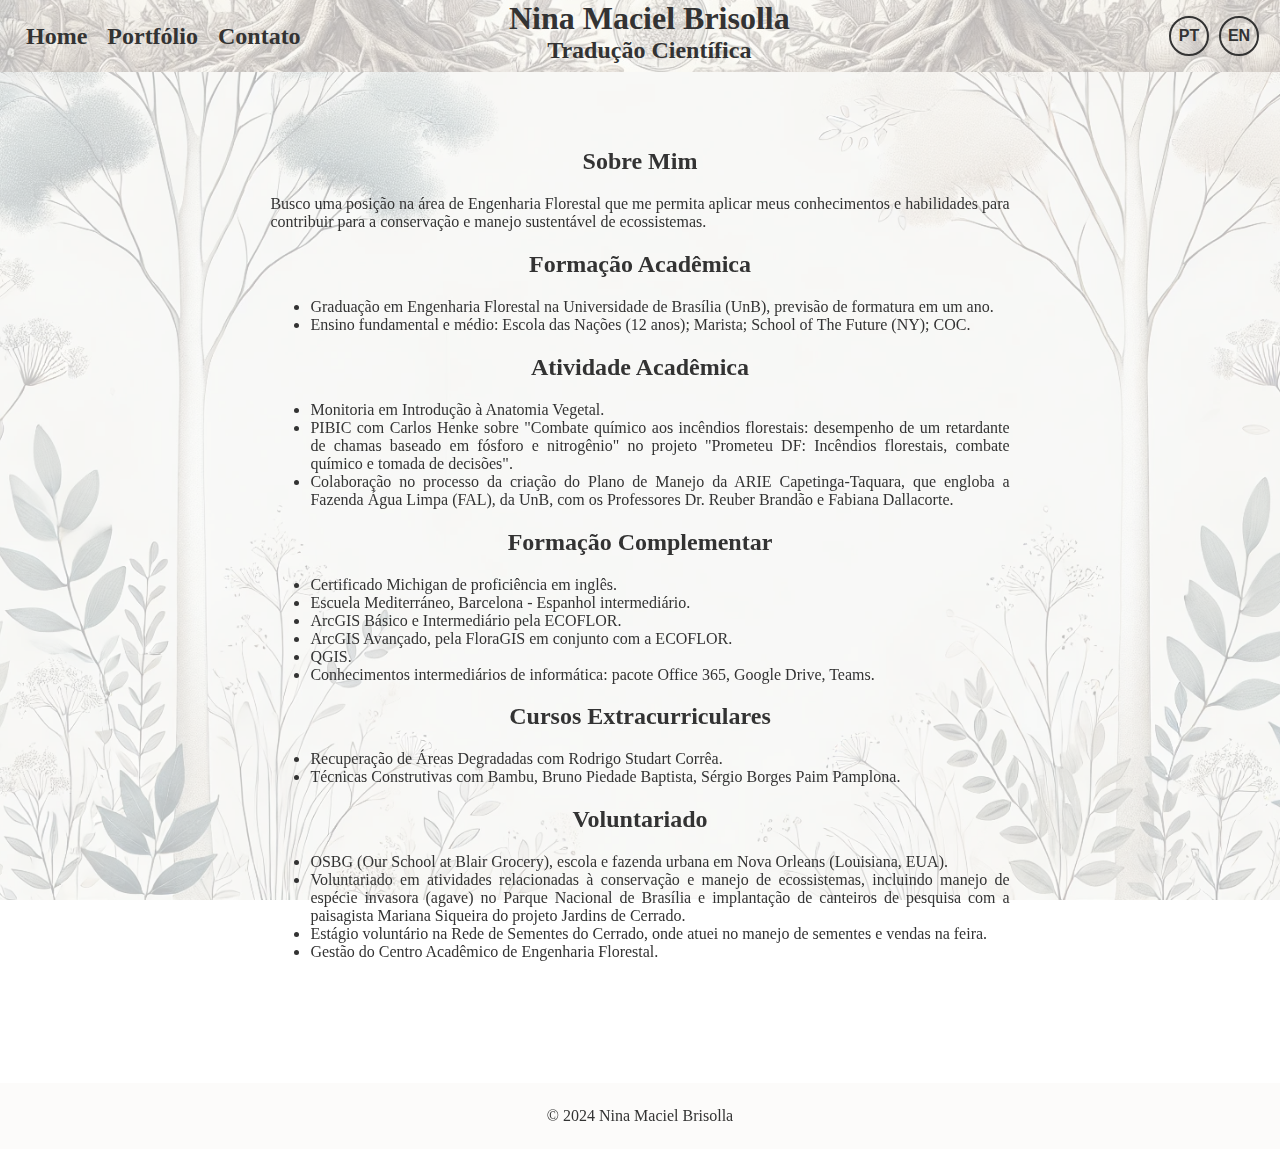
<file: about.html>
<!DOCTYPE html>
<html lang="pt-BR">
<head>
    <meta charset="UTF-8">
    <meta name="viewport" content="width=device-width, initial-scale=1.0">
    <title>Portfólio - Nina Maciel Brisolla</title>
    <link rel="stylesheet" href="styles.css">
    <script>
        function switchLanguage(language) {
            // Troca o conteúdo da página
            document.querySelectorAll('.content').forEach(element => {
                element.classList.add('hidden');
                element.classList.remove('active');
            });
            document.getElementById(language).classList.add('active');
            document.getElementById(language).classList.remove('hidden');

            // Troca os itens do menu
            document.querySelectorAll('.nav-item').forEach(element => {
                element.style.display = 'none';
            });
            document.querySelectorAll('.nav-item-' + language).forEach(element => {
                element.style.display = 'inline';
            });

            // Troca o subtítulo
            if (language === 'pt') {
                document.querySelector('.subtitle').textContent = 'Tradução Científica';
            } else if (language === 'en') {
                document.querySelector('.subtitle').textContent = 'Scientific Translation';
            }
        }

        window.onload = function() {
            switchLanguage('pt');
        }
    </script>
</head>
<body>
    <header>
        <nav>
            <ul>
                <li class="nav-item nav-item-pt"><a href="index.html">Home</a></li>
                <li class="nav-item nav-item-pt"><a href="portfolio.html">Portfólio</a></li>
                <li class="nav-item nav-item-pt"><a href="contacts.html">Contato</a></li>
        
                <li class="nav-item nav-item-en" style="display: none;"><a href="index.html">Home</a></li>
                <li class="nav-item nav-item-en" style="display: none;"><a href="portfolio.html">Portfolio</a></li>
                <li class="nav-item nav-item-en" style="display: none;"><a href="contacts.html">Contact</a></li>
            </ul>
        </nav>                
        <div class="title">
            <h1>Nina Maciel Brisolla</h1>
            <h2 class="subtitle">Tradução Científica</h2>
        </div>
        <div class="language-switch">
            <button onclick="switchLanguage('pt')">PT</button>
            <button onclick="switchLanguage('en')">EN</button>
        </div>
    </header>
    <main class="portfolio">
        <section id="pt" class="content active">
            <div class="text-container">
                <h2>Sobre Mim</h2>
                <p>Busco uma posição na área de Engenharia Florestal que me permita aplicar meus conhecimentos e habilidades para contribuir para a conservação e manejo sustentável de ecossistemas.</p>

                <h2>Formação Acadêmica</h2>
                <ul>
                    <li>Graduação em Engenharia Florestal na Universidade de Brasília (UnB), previsão de formatura em um ano.</li>
                    <li>Ensino fundamental e médio: Escola das Nações (12 anos); Marista; School of The Future (NY); COC.</li>
                </ul>

                <h2>Atividade Acadêmica</h2>
                <ul>
                    <li>Monitoria em Introdução à Anatomia Vegetal.</li>
                    <li>PIBIC com Carlos Henke sobre "Combate químico aos incêndios florestais: desempenho de um retardante de chamas baseado em fósforo e nitrogênio" no projeto "Prometeu DF: Incêndios florestais, combate químico e tomada de decisões".</li>
                    <li>Colaboração no processo da criação do Plano de Manejo da ARIE Capetinga-Taquara, que engloba a Fazenda Água Limpa (FAL), da UnB, com os Professores Dr. Reuber Brandão e Fabiana Dallacorte.</li>
                </ul>

                <h2>Formação Complementar</h2>
                <ul>
                    <li>Certificado Michigan de proficiência em inglês.</li>
                    <li>Escuela Mediterráneo, Barcelona - Espanhol intermediário.</li>
                    <li>ArcGIS Básico e Intermediário pela ECOFLOR.</li>
                    <li>ArcGIS Avançado, pela FloraGIS em conjunto com a ECOFLOR.</li>
                    <li>QGIS.</li>
                    <li>Conhecimentos intermediários de informática: pacote Office 365, Google Drive, Teams.</li>
                </ul>

                <h2>Cursos Extracurriculares</h2>
                <ul>
                    <li>Recuperação de Áreas Degradadas com Rodrigo Studart Corrêa.</li>
                    <li>Técnicas Construtivas com Bambu, Bruno Piedade Baptista, Sérgio Borges Paim Pamplona.</li>
                </ul>

                <h2>Voluntariado</h2>
                <ul>
                    <li>OSBG (Our School at Blair Grocery), escola e fazenda urbana em Nova Orleans (Louisiana, EUA).</li>
                    <li>Voluntariado em atividades relacionadas à conservação e manejo de ecossistemas, incluindo manejo de espécie invasora (agave) no Parque Nacional de Brasília e implantação de canteiros de pesquisa com a paisagista Mariana Siqueira do projeto Jardins de Cerrado.</li>
                    <li>Estágio voluntário na Rede de Sementes do Cerrado, onde atuei no manejo de sementes e vendas na feira.</li>
                    <li>Gestão do Centro Acadêmico de Engenharia Florestal.</li>
                </ul>
            </div>
        </section>

        <section id="en" class="content hidden">
            <div class="text-container">
                <h2>About Me</h2>
                <p>I am seeking a position in the field of Forestry Engineering that allows me to apply my knowledge and skills to contribute to the conservation and sustainable management of ecosystems.</p>

                <h2>Academic Background</h2>
                <ul>
                    <li>Degree in Forestry Engineering from the University of Brasília (UnB), expected to graduate in one year.</li>
                    <li>Elementary and high school: School of Nations (12 years); Marista; School of The Future (NY); COC.</li>
                </ul>

                <h2>Academic Activities</h2>
                <ul>
                    <li>Teaching Assistant in Introduction to Plant Anatomy.</li>
                    <li>PIBIC research with Carlos Henke on "Chemical fire fighting: performance of a phosphorus and nitrogen-based flame retardant" in the project "Prometeu DF: Forest fires, chemical fighting and decision making".</li>
                    <li>Collaboration in the creation process of the ARIE Capetinga-Taquara Management Plan, which includes the Água Limpa Farm (FAL), from UnB, with Professors Dr. Reuber Brandão and Fabiana Dallacorte.</li>
                </ul>

                <h2>Additional Training</h2>
                <ul>
                    <li>Michigan Certificate of Proficiency in English.</li>
                    <li>Escuela Mediterráneo, Barcelona - Intermediate Spanish.</li>
                    <li>Basic and Intermediate ArcGIS by ECOFLOR.</li>
                    <li>Advanced ArcGIS by FloraGIS in conjunction with ECOFLOR.</li>
                    <li>QGIS.</li>
                    <li>Intermediate computer skills: Office 365, Google Drive, Teams.</li>
                </ul>

                <h2>Extracurricular Courses</h2>
                <ul>
                    <li>Rehabilitation of Degraded Areas with Rodrigo Studart Corrêa.</li>
                    <li>Constructive Techniques with Bamboo, Bruno Piedade Baptista, Sérgio Borges Paim Pamplona.</li>
                </ul>

                <h2>Volunteering</h2>
                <ul>
                    <li>OSBG (Our School at Blair Grocery), school and urban farm in New Orleans (Louisiana, USA).</li>
                    <li>Volunteering in activities related to ecosystem conservation and management, including management of invasive species (agave) in the Brasília National Park and implementation of research beds with landscape architect Mariana Siqueira from the Cerrado Gardens project.</li>
                    <li>Volunteer internship at the Cerrado Seed Network, where I worked in seed management and sales at the fair.</li>
                    <li>Management of the Forestry Engineering Academic Center.</li>
                </ul>
            </div>
        </section>
    </main>
    <footer>
        <p>&copy; 2024 Nina Maciel Brisolla</p>
    </footer>
</body>
</html>
</file>
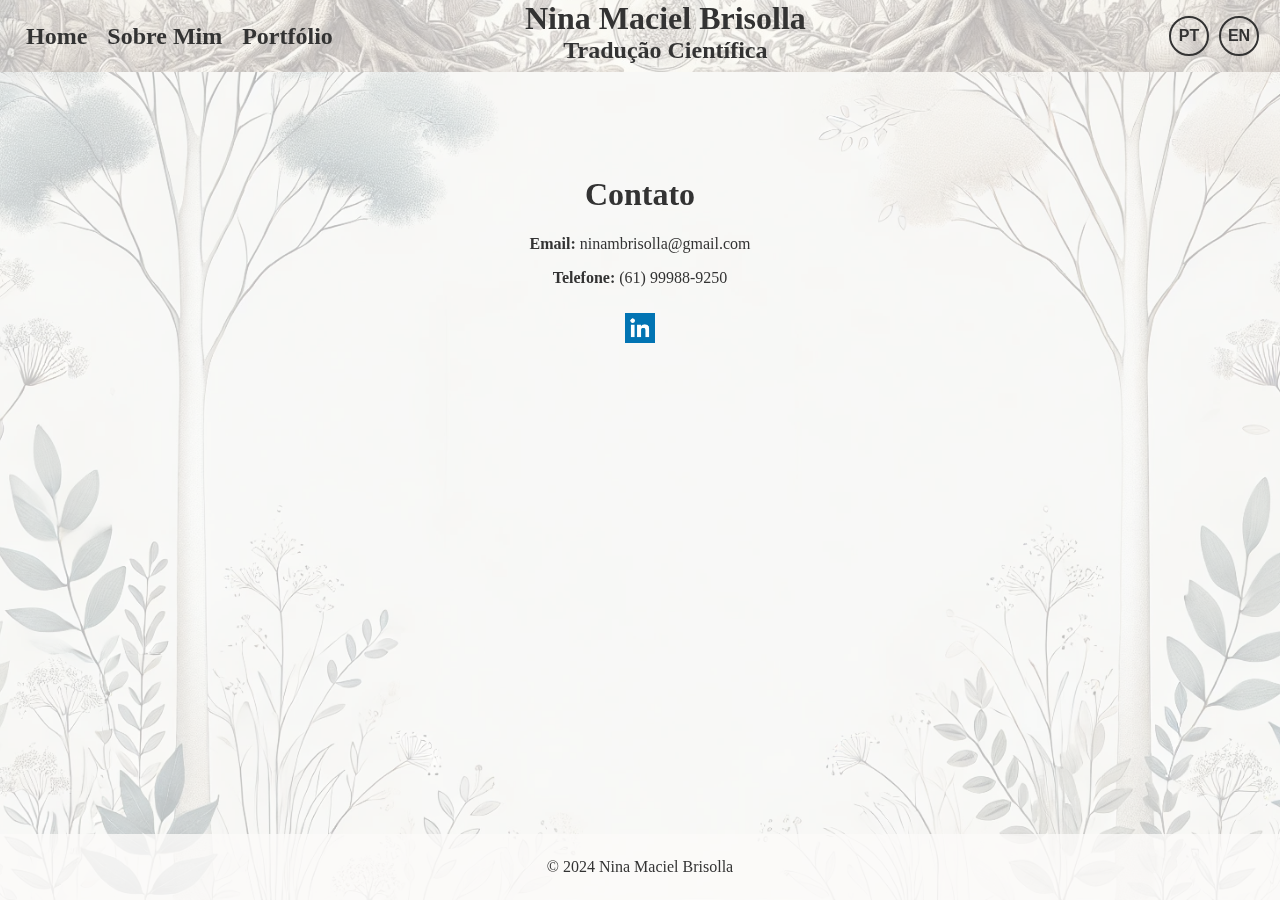
<file: contacts.html>
<!DOCTYPE html>
<html lang="pt-BR">
<head>
    <meta charset="UTF-8">
    <meta name="viewport" content="width=device-width, initial-scale=1.0">
    <title>Contato - Tradução Científica</title>
    <link rel="stylesheet" href="styles.css">
    <style>
        body {
            display: flex;
            flex-direction: column;
            min-height: 100vh;
        }
        .hidden { display: none; }
        .active { display: block; }
        .language-switcher {
            text-align: center;
            margin-top: 10px;
        }
        .language-switcher button {
            margin: 5px;
        }
        .content h1 {
            text-align: center; /* Centraliza o título "Contato" */
            margin-top: 20px;
            color: #333;
            margin-top: 80px; /* Ajuste de distância do header */
        }
        .contact-info {
            text-align: center;
            color: #333;
        }
        .linkedin-button {
            display: inline-block;
            margin-top: 10px;
        }
        .linkedin-button img {
            width: 30px;
            height: 30px;
            vertical-align: middle; /* Alinha verticalmente o ícone */
        }
        footer {
            margin-top: auto; /* Garante que o footer fique no final da página */
        }
    </style>
    <script>
        function switchLanguage(language) {
            document.querySelectorAll('.content').forEach(element => {
                element.classList.add('hidden');
                element.classList.remove('active');
            });
            document.querySelectorAll('.nav-item').forEach(element => {
                element.style.display = 'none';
            });
            document.querySelectorAll('.nav-item-' + language).forEach(element => {
                element.style.display = 'inline';
            });
            document.getElementById(language).classList.add('active');
            document.getElementById(language).classList.remove('hidden');

            if (language === 'pt') {
                document.querySelector('.subtitle').textContent = 'Tradução Científica';
            } else if (language === 'en') {
                document.querySelector('.subtitle').textContent = 'Scientific Translation';
            }
        }

        window.onload = function() {
            switchLanguage('pt');
        }
    </script>
</head>
<body>
    <header>
        <div class="title">
            <h1>Nina Maciel Brisolla</h1>
            <h2 class="subtitle">Tradução Científica</h2>
        </div>
        <nav>
            <ul>
                <li class="nav-item nav-item-pt"><a href="index.html">Home</a></li>
                <li class="nav-item nav-item-pt"><a href="about.html">Sobre Mim</a></li>
                <li class="nav-item nav-item-pt"><a href="portfolio.html">Portfólio</a></li>

                <li class="nav-item nav-item-en" style="display: none;"><a href="index.html">Home</a></li>
                <li class="nav-item nav-item-en" style="display: none;"><a href="about.html">About Me</a></li>
                <li class="nav-item nav-item-en" style="display: none;"><a href="portfolio.html">Portfolio</a></li>
            </ul>
        </nav>        
        <div class="language-switch">
            <button onclick="switchLanguage('pt')">PT</button>
            <button onclick="switchLanguage('en')">EN</button>
        </div>
    </header>
    <main class="contacts">
        <div class="container">
            <section id="pt" class="content active">
                <div class="contact-container">
                    <h1>Contato</h1>
                    <div class="contact-info">
                        <p><strong>Email:</strong> ninambrisolla@gmail.com</p>
                        <p><strong>Telefone:</strong> (61) 99988-9250</p>
                        <a href="https://www.linkedin.com/in/nina-maciel-brisolla-2158a412b" class="linkedin-button" target="_blank">
                            <img src="images/linkedin.png" alt="LinkedIn">
                        </a>
                    </div>
                </div>
            </section>
            <section id="en" class="content hidden">
                <div class="contact-container">
                    <h1>Contact</h1>
                    <div class="contact-info">
                        <p><strong>Email:</strong> ninambrisolla@gmail.com</p>
                        <p><strong>Phone:</strong> +55 61 99988-9250</p>
                        <a href="https://www.linkedin.com/in/nina-maciel-brisolla-2158a412b" class="linkedin-button" target="_blank">
                            <img src="images/linkedin.png" alt="LinkedIn">
                        </a>
                    </div>
                </div>
            </section>
        </div>
    </main>
    <footer>
        <div class="footer-container">
            <div class="footer-left">
                <p>&copy; 2024 Nina Maciel Brisolla</p>
            </div>
            <div class="footer-right">
            </div>
        </div>
    </footer>
</body>
</html>
</file>
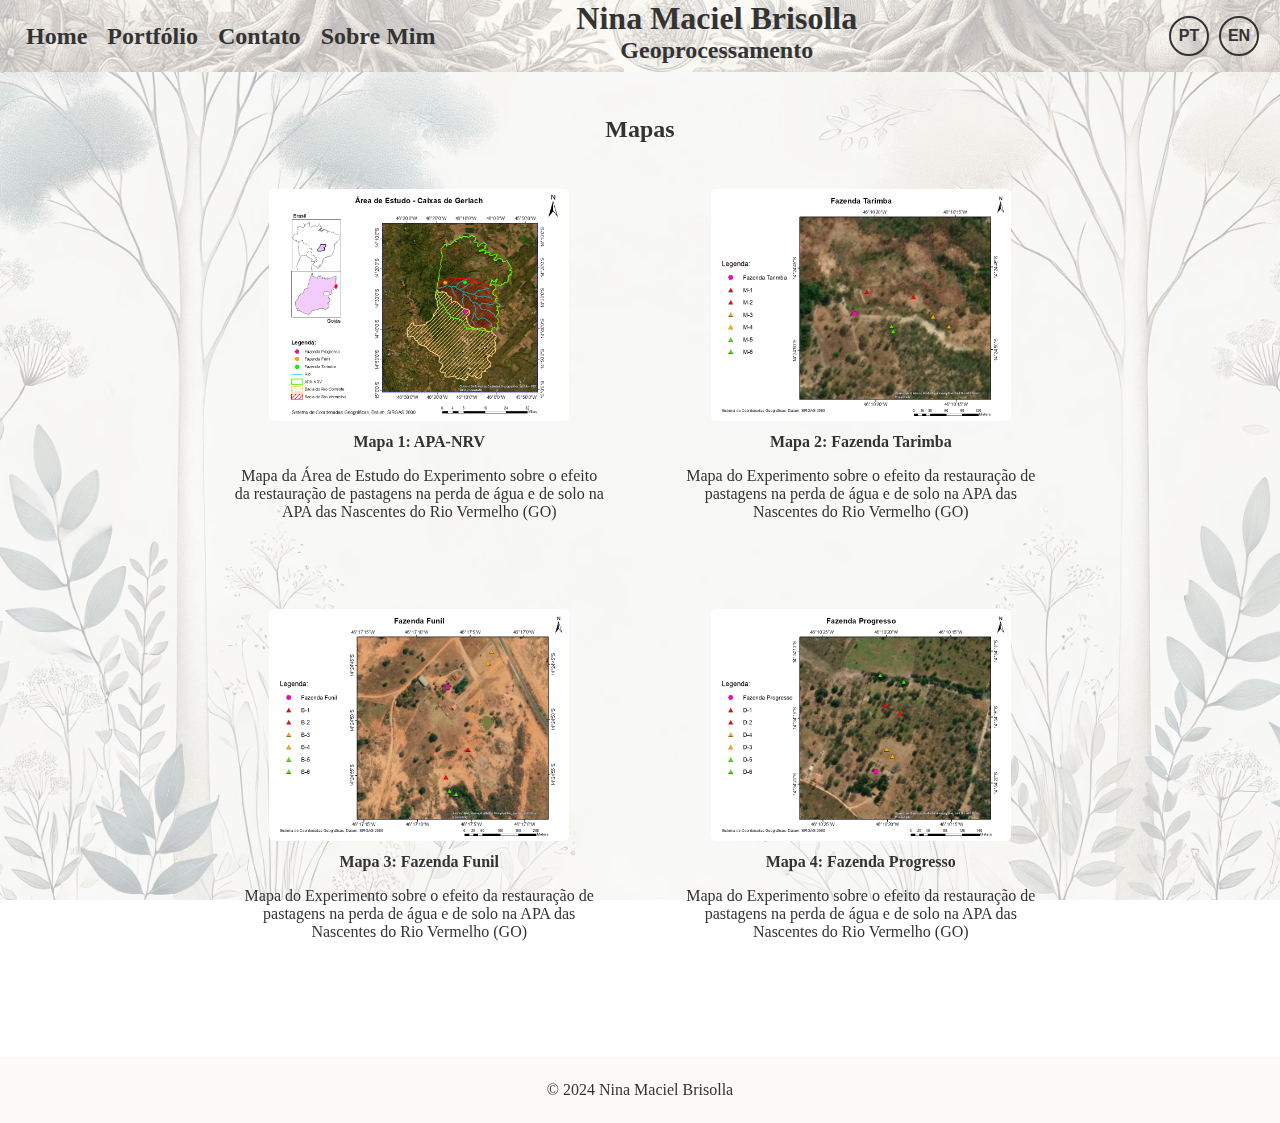
<file: geoprocessamento.html>
<!DOCTYPE html>
<html lang="pt-BR">
<head>
    <meta charset="UTF-8">
    <meta name="viewport" content="width=device-width, initial-scale=1.0">
    <title>Mapas - Geoprocessamento</title>
    <link rel="stylesheet" href="styles.css">
    <script>
        function switchLanguage(language) {
            document.querySelectorAll('.content').forEach(element => {
                element.classList.add('hidden');
                element.classList.remove('active');
            });
            document.querySelectorAll('.nav-item').forEach(element => {
                element.style.display = 'none';
            });
            document.querySelectorAll('.nav-item-' + language).forEach(element => {
                element.style.display = 'inline';
            });
            document.getElementById(language).classList.add('active');
            document.getElementById(language).classList.remove('hidden');
    
            if (language === 'pt') {
                document.querySelector('.subtitle').textContent = 'Geoprocessamento';
            } else if (language === 'en') {
                document.querySelector('.subtitle').textContent = 'GIS';
            }
        }
    
        window.onload = function() {
            switchLanguage('pt');
        }
    </script>
</head>
<body>
    <header>
        <nav>
            <ul>
                <li class="nav-item nav-item-pt"><a href="index.html">Home</a></li>
                <li class="nav-item nav-item-pt"><a href="portfolio.html">Portfólio</a></li>
                <li class="nav-item nav-item-pt"><a href="contacts.html">Contato</a></li>
                <li class="nav-item nav-item-pt"><a href="about.html">Sobre Mim</a></li>

                <li class="nav-item nav-item-en" style="display: none;"><a href="index.html">Home</a></li>
                <li class="nav-item nav-item-en" style="display: none;"><a href="portfolio.html">Portfolio</a></li>
                <li class="nav-item nav-item-en" style="display: none;"><a href="contacts.html">Contact</a></li>
                <li class="nav-item nav-item-en" style="display: none;"><a href="about.html">About Me</a></li>
            </ul>
        </nav>        
        <div class="title">
            <h1 class="portfolio-title">Nina Maciel Brisolla</h1>
            <h2 class="subtitle">Geoprocessamento</h2>
        </div>
        <div class="language-switch">
            <button onclick="switchLanguage('pt')">PT</button>
            <button onclick="switchLanguage('en')">EN</button>
        </div>
    </header>
    <main class="portfolio">
        <section id="pt" class="content active">
            <h2 class="portfolio-title">Mapas</h2>
            <div class="gallery">
                <div class="gallery-item">
                    <a href="mapa1.html" target="_blank"><img src="images\MAPA1.jpg" alt="Mapa 1: Área de Estudo"></a>
                    <p><strong>Mapa 1: APA-NRV</strong></p>
                    <p>Mapa da Área de Estudo do Experimento sobre o efeito da restauração de pastagens na perda de água e de solo na APA das Nascentes do Rio Vermelho (GO)</p>
                </div>
                <div class="gallery-item">
                    <a href="mapa2.html" target="_blank"><img src="images\Fazenda Tarimba.jpg" alt="Mapa 2: Fazenda Tarimba"></a>
                    <p><strong>Mapa 2: Fazenda Tarimba</strong></p>
                    <p>Mapa do Experimento sobre o efeito da restauração de pastagens na perda de água e de solo na APA das Nascentes do Rio Vermelho (GO)</p>
                </div>
                <div class="gallery-item">
                    <a href="mapa3.html" target="_blank"><img src="images\Fazenda Funil.jpg" alt="Mapa 3: Fazenda Funil"></a>
                    <p><strong>Mapa 3: Fazenda Funil</strong></p>
                    <p>Mapa do Experimento sobre o efeito da restauração de pastagens na perda de água e de solo na APA das Nascentes do Rio Vermelho (GO)</p>
                </div>
                <div class="gallery-item">
                    <a href="mapa4.html" target="_blank"><img src="images\Fazenda Progresso.jpg" alt="Mapa 4: Fazenda Progresso"></a>
                    <p><strong>Mapa 4: Fazenda Progresso</strong></p>
                    <p>Mapa do Experimento sobre o efeito da restauração de pastagens na perda de água e de solo na APA das Nascentes do Rio Vermelho (GO)</p>
                </div>
                <!-- Adicione mais itens conforme necessário -->
            </div>
        </section>
        <section id="en" class="content hidden">
            <h2 class="portfolio-title">Maps</h2>
            <div class="gallery">
                <div class="gallery-item">
                    <a href="mapa1.html" target="_blank"><img src="images\MAPA1.jpg" alt="Map 1: Study Area"></a>
                    <p><strong>APA-NRV</strong></p>
                    <p>Map of the Study Area for the Experimental Study on the Effect of Pasture Restoration on Water and Soil Loss in the APA Nascentes do Rio Vermelho (GO)</p>
                </div>
                <div class="gallery-item">
                    <a href="mapa2.html" target="_blank"><img src="images\Fazenda Tarimba.jpg" alt="Map 2: Tarimba Farm"></a>
                    <p><strong>Tarimba Farm</strong></p>
                    <p>Map for the Experimental Study on the Effect of Pasture Restoration on Water and Soil Loss in the APA Nascentes do Rio Vermelho (GO)</p>
                </div>
                <div class="gallery-item">
                    <a href="mapa3.html" target="_blank"><img src="images\Fazenda Funil.jpg" alt="Map 3: Funil Farm"></a>
                    <p><strong>Funil Farm</strong></p>
                    <p>Map for the Experimental Study on the Effect of Pasture Restoration on Water and Soil Loss in the APA Nascentes do Rio Vermelho (GO)</p>
                </div>
                <div class="gallery-item">
                    <a href="mapa4.html" target="_blank"><img src="images\Fazenda Progresso.jpg" alt="Map 4: Progresso Farm"></a>
                    <p><strong>Progresso Farm</strong></p>
                    <p>Map for the Experimental Study on the Effect of Pasture Restoration on Water and Soil Loss in the APA Nascentes do Rio Vermelho (GO)</p>
                <!-- Adicione mais itens conforme necessário -->
            </div>
        </section>
    </main>
    <footer>
        <p>&copy; 2024 Nina Maciel Brisolla</p>
    </footer>
</body>
</html>
</file>
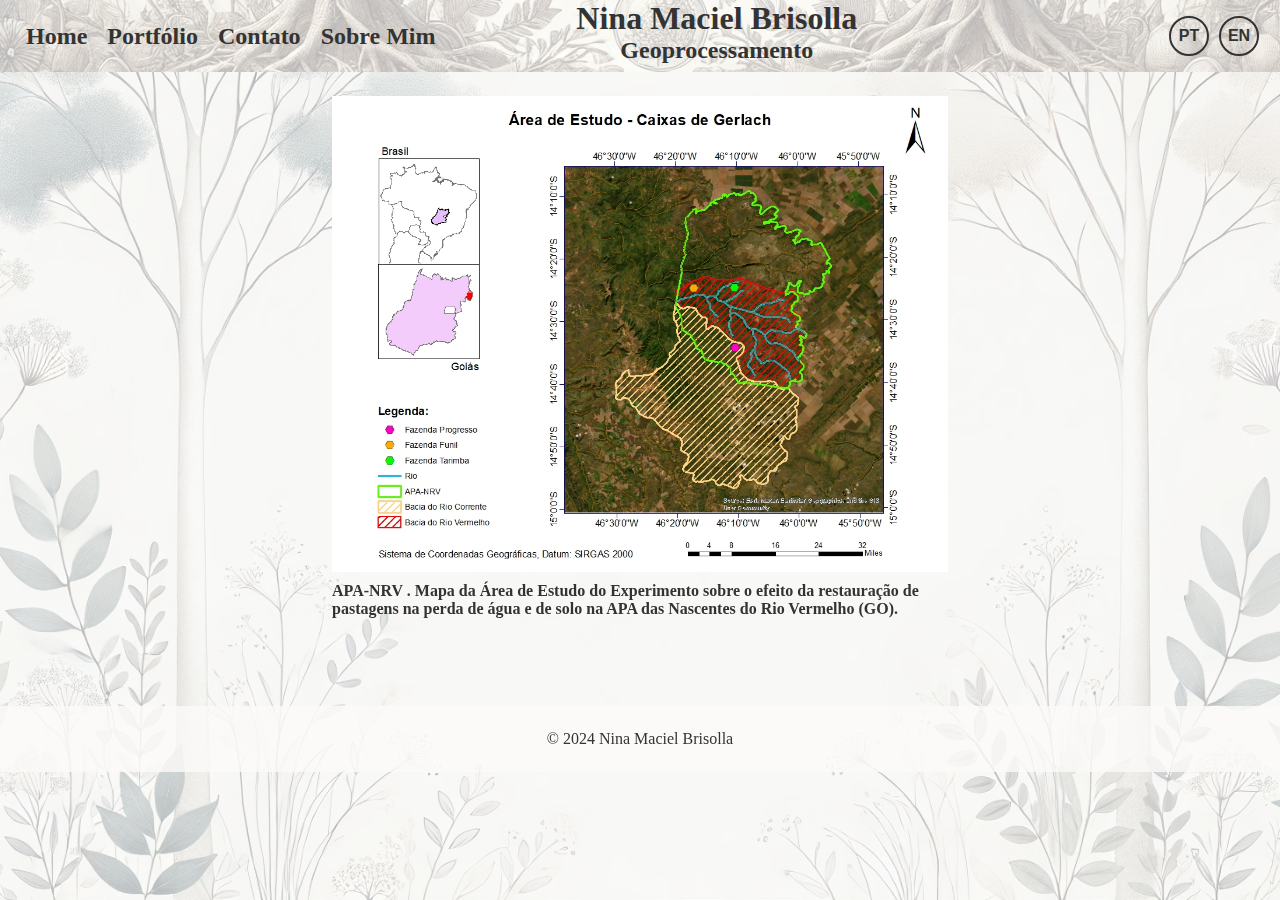
<file: mapa1.html>
<!DOCTYPE html>
<html lang="pt-BR">
<head>
    <meta charset="UTF-8">
    <meta name="viewport" content="width=device-width, initial-scale=1.0">
    <title>Mapa 1 - Geoprocessamento</title>
    <link rel="stylesheet" href="styles.css">
    <style>
        body, html {
            margin: 0;
            padding: 0;
            overflow-x: hidden; /* Evita rolagem horizontal */
        }
        iframe {
            width: 100%;
            height: auto;
            border: none;
        }
        .map-container {
            text-align: center;
            margin: 0 auto;
        }
        .map-container img {
            width: 50%;
            height: auto;
            display: block;
            margin: 0 auto;
        }
        .map-caption {
            text-align: left;
            font-size: 1rem;
            margin-top: 10px;
            margin-left: 25%;
            width: 50%;
        }
    </style>
</head>
<body>
    <header>
        <nav>
            <ul>
                <li class="nav-item nav-item-pt"><a href="index.html">Home</a></li>
                <li class="nav-item nav-item-pt"><a href="portfolio.html">Portfólio</a></li>
                <li class="nav-item nav-item-pt"><a href="contacts.html">Contato</a></li>
                <li class="nav-item nav-item-pt"><a href="about.html">Sobre Mim</a></li>

                <li class="nav-item nav-item-en" style="display: none;"><a href="index.html">Home</a></li>
                <li class="nav-item nav-item-en" style="display: none;"><a href="portfolio.html">Portfolio</a></li>
                <li class="nav-item nav-item-en" style="display: none;"><a href="contacts.html">Contact</a></li>
                <li class="nav-item nav-item-en" style="display: none;"><a href="about.html">About Me</a></li>
            </ul>
        </nav>        
        <div class="title">
            <h1 class="portfolio-title">Nina Maciel Brisolla</h1>
            <h2 class="subtitle">Geoprocessamento</h2>
        </div>
        <div class="language-switch">
            <button onclick="switchLanguage('pt')">PT</button>
            <button onclick="switchLanguage('en')">EN</button>
        </div>
    </header>
    <main class="document">
        <section id="pt" class="content active">
            <div class="map-container">
                <img src="images/MAPA1.jpg" alt="Mapa 1: Área de Estudo">
                <h2 class="map-caption">APA-NRV . Mapa da Área de Estudo do Experimento sobre o efeito da restauração de pastagens na perda de água e de solo na APA das Nascentes do Rio Vermelho (GO).</h2>
            </div>
        </section>
        <section id="en" class="content hidden">
            <div class="map-container">
                <img src="images/MAPA1.jpg" alt="Map 1: Study Area">
                <h2 class="map-caption">APA-NRV . Map of the Study Area for the Experimental Study on the Effect of Pasture Restoration on Water and Soil Loss in the APA Nascentes do Rio Vermelho (GO).</h2>
            </div>
        </section>
    </main>
    <footer>
        <p>&copy; 2024 Nina Maciel Brisolla</p>
    </footer>
    <script>
        function switchLanguage(language) {
            document.querySelectorAll('.content').forEach(element => {
                element.classList.add('hidden');
                element.classList.remove('active');
            });
            document.getElementById(language).classList.add('active');
            document.getElementById(language).classList.remove('hidden');

            document.querySelectorAll('.nav-item').forEach(element => {
                element.style.display = 'none';
            });
            document.querySelectorAll('.nav-item-' + language).forEach(element => {
                element.style.display = 'inline';
            });

            if (language === 'pt') {
                document.querySelector('.subtitle').textContent = 'Geoprocessamento';
            } else if (language === 'en') {
                document.querySelector('.subtitle').textContent = 'GIS';
            }
        }

        window.onload = function() {
            switchLanguage('pt');
        }
    </script>
</body>
</html>
</file>
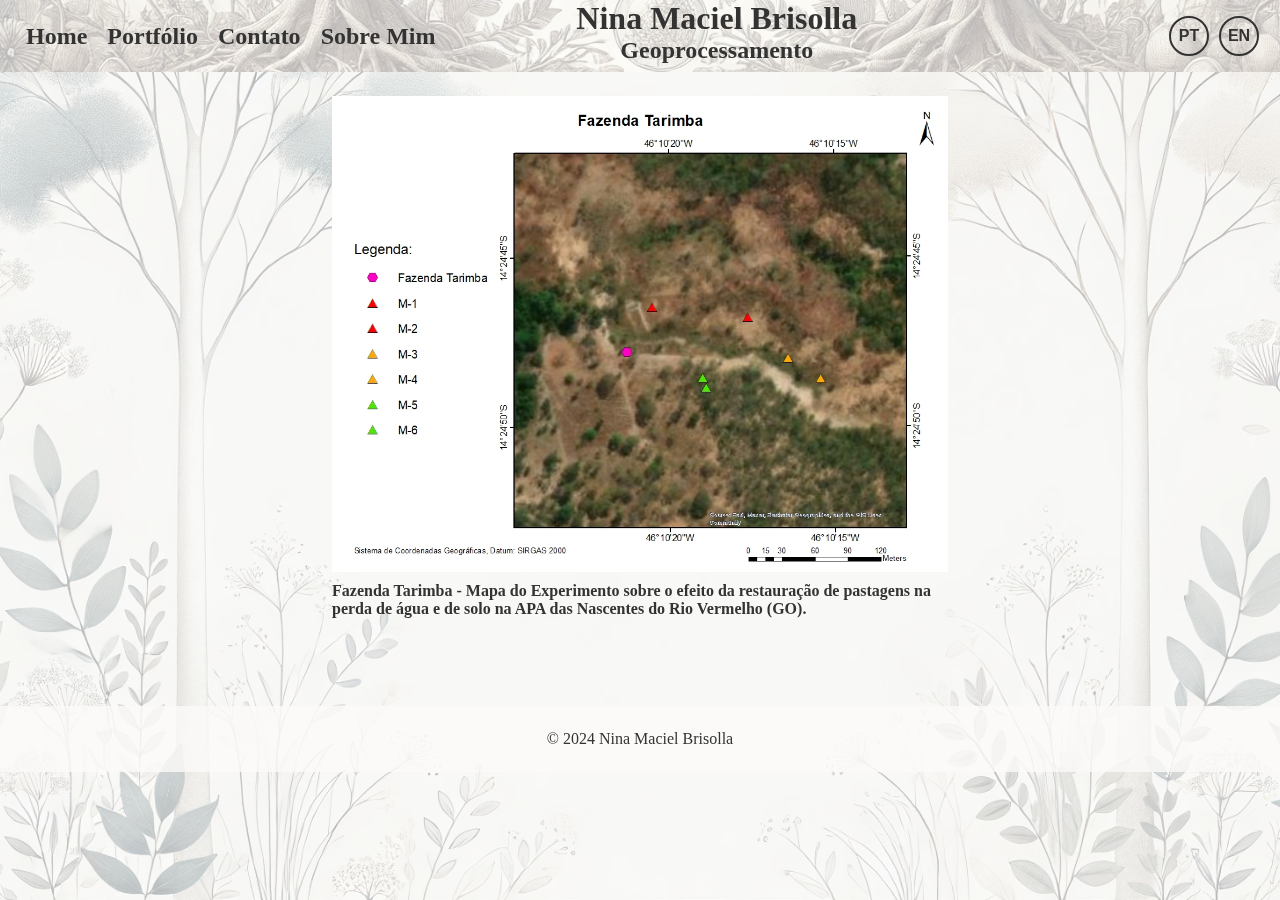
<file: mapa2.html>
<!DOCTYPE html>
<html lang="pt-BR">
<head>
    <meta charset="UTF-8">
    <meta name="viewport" content="width=device-width, initial-scale=1.0">
    <title>Mapa 2 . Fazenda Tarimba - Geoprocessamento</title>
    <link rel="stylesheet" href="styles.css">
    <style>
        body, html {
            margin: 0;
            padding: 0;
            overflow-x: hidden; /* Evita rolagem horizontal */
        }
        .map-container {
            text-align: center;
            margin: 0 auto;
        }
        .map-container img {
            width: 50%;
            height: auto;
            display: block;
            margin: 0 auto;
        }
        .map-caption {
            text-align: left;
            font-size: 1rem;
            margin-top: 10px;
            margin-left: 25%;
            width: 50%;
        }
    </style>
</head>
<body>
    <header>
        <nav>
            <ul>
                <li class="nav-item nav-item-pt"><a href="index.html">Home</a></li>
                <li class="nav-item nav-item-pt"><a href="portfolio.html">Portfólio</a></li>
                <li class="nav-item nav-item-pt"><a href="contacts.html">Contato</a></li>
                <li class="nav-item nav-item-pt"><a href="about.html">Sobre Mim</a></li>

                <li class="nav-item nav-item-en" style="display: none;"><a href="index.html">Home</a></li>
                <li class="nav-item nav-item-en" style="display: none;"><a href="portfolio.html">Portfolio</a></li>
                <li class="nav-item nav-item-en" style="display: none;"><a href="contacts.html">Contact</a></li>
                <li class="nav-item nav-item-en" style="display: none;"><a href="about.html">About Me</a></li>
            </ul>
        </nav>        
        <div class="title">
            <h1 class="portfolio-title">Nina Maciel Brisolla</h1>
            <h2 class="subtitle">Geoprocessamento</h2>
        </div>
        <div class="language-switch">
            <button onclick="switchLanguage('pt')">PT</button>
            <button onclick="switchLanguage('en')">EN</button>
        </div>
    </header>
    <main class="document">
        <section id="pt" class="content active">
            <div class="map-container">
                <img src="images/Fazenda Tarimba.jpg" alt="Mapa 2: Fazenda Tarimba">
                <h2 class="map-caption">Fazenda Tarimba - Mapa do Experimento sobre o efeito da restauração de pastagens na perda de água e de solo na APA das Nascentes do Rio Vermelho (GO).</h2>
            </div>
        </section>
        <section id="en" class="content hidden">
            <div class="map-container">
                <img src="images/Fazenda Tarimba.jpg" alt="Map 2: Tarimba Farm">
                <h2 class="map-caption">Tarimba Farm - Map for the Experimental Study on the Effect of Pasture Restoration on Water and Soil Loss in the APA Nascentes do Rio Vermelho (GO).</h2>
            </div>
        </section>
    </main>
    <footer>
        <p>&copy; 2024 Nina Maciel Brisolla</p>
    </footer>
    <script>
        function switchLanguage(language) {
            document.querySelectorAll('.content').forEach(element => {
                element.classList.add('hidden');
                element.classList.remove('active');
            });
            document.getElementById(language).classList.add('active');
            document.getElementById(language).classList.remove('hidden');

            document.querySelectorAll('.nav-item').forEach(element => {
                element.style.display = 'none';
            });
            document.querySelectorAll('.nav-item-' + language).forEach(element => {
                element.style.display = 'inline';
            });

            if (language === 'pt') {
                document.querySelector('.subtitle').textContent = 'Geoprocessamento';
            } else if (language === 'en') {
                document.querySelector('.subtitle').textContent = 'GIS';
            }
        }

        window.onload = function() {
            switchLanguage('pt');
        }
    </script>
</body>
</html>
</file>
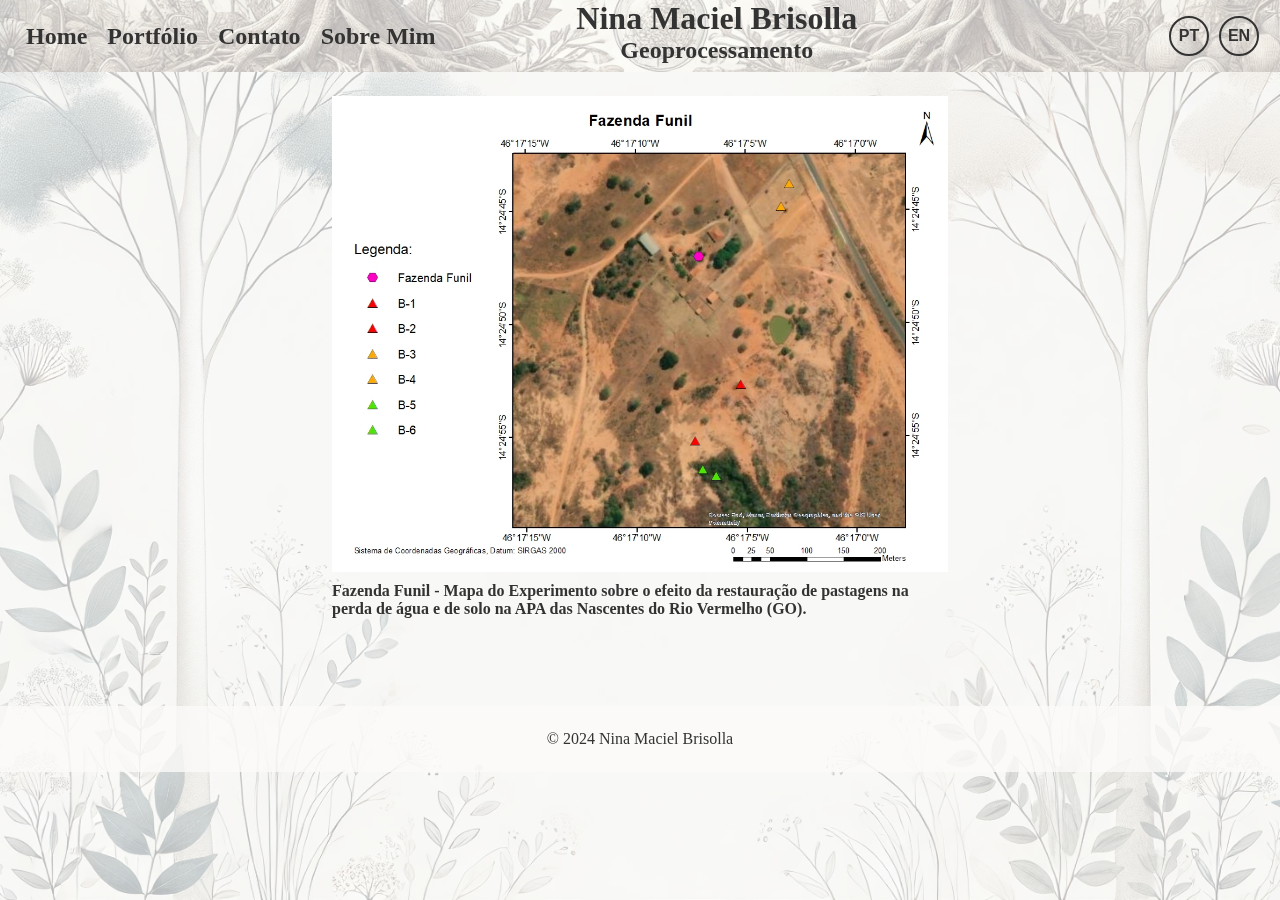
<file: mapa3.html>
<!DOCTYPE html>
<html lang="pt-BR">
<head>
    <meta charset="UTF-8">
    <meta name="viewport" content="width=device-width, initial-scale=1.0">
    <title>Mapa 3 . Fazenda Funil - Geoprocessamento</title>
    <link rel="stylesheet" href="styles.css">
    <style>
        body, html {
            margin: 0;
            padding: 0;
            overflow-x: hidden; /* Evita rolagem horizontal */
        }
        .map-container {
            text-align: center;
            margin: 0 auto;
        }
        .map-container img {
            width: 50%;
            height: auto;
            display: block;
            margin: 0 auto;
        }
        .map-caption {
            text-align: left;
            font-size: 1rem;
            margin-top: 10px;
            margin-left: 25%;
            width: 50%;
        }
    </style>
</head>
<body>
    <header>
        <nav>
            <ul>
                <li class="nav-item nav-item-pt"><a href="index.html">Home</a></li>
                <li class="nav-item nav-item-pt"><a href="portfolio.html">Portfólio</a></li>
                <li class="nav-item nav-item-pt"><a href="contacts.html">Contato</a></li>
                <li class="nav-item nav-item-pt"><a href="about.html">Sobre Mim</a></li>

                <li class="nav-item nav-item-en" style="display: none;"><a href="index.html">Home</a></li>
                <li class="nav-item nav-item-en" style="display: none;"><a href="portfolio.html">Portfolio</a></li>
                <li class="nav-item nav-item-en" style="display: none;"><a href="contacts.html">Contact</a></li>
                <li class="nav-item nav-item-en" style="display: none;"><a href="about.html">About Me</a></li>
            </ul>
        </nav>        
        <div class="title">
            <h1 class="portfolio-title">Nina Maciel Brisolla</h1>
            <h2 class="subtitle">Geoprocessamento</h2>
        </div>
        <div class="language-switch">
            <button onclick="switchLanguage('pt')">PT</button>
            <button onclick="switchLanguage('en')">EN</button>
        </div>
    </header>
    <main class="document">
        <section id="pt" class="content active">
            <div class="map-container">
                <img src="images/Fazenda Funil.jpg" alt="Mapa 3: Fazenda Funil">
                <h2 class="map-caption">Fazenda Funil - Mapa do Experimento sobre o efeito da restauração de pastagens na perda de água e de solo na APA das Nascentes do Rio Vermelho (GO).</h2>
            </div>
        </section>
        <section id="en" class="content hidden">
            <div class="map-container">
                <img src="images/Fazenda Funil.jpg" alt="Map 3: Funil Farm">
                <h2 class="map-caption">Funil Farm - Map for the Experimental Study on the Effect of Pasture Restoration on Water and Soil Loss in the APA Nascentes do Rio Vermelho (GO).</h2>
            </div>
        </section>
    </main>
    <footer>
        <p>&copy; 2024 Nina Maciel Brisolla</p>
    </footer>
    <script>
        function switchLanguage(language) {
            document.querySelectorAll('.content').forEach(element => {
                element.classList.add('hidden');
                element.classList.remove('active');
            });
            document.getElementById(language).classList.add('active');
            document.getElementById(language).classList.remove('hidden');

            document.querySelectorAll('.nav-item').forEach(element => {
                element.style.display = 'none';
            });
            document.querySelectorAll('.nav-item-' + language).forEach(element => {
                element.style.display = 'inline';
            });

            if (language === 'pt') {
                document.querySelector('.subtitle').textContent = 'Geoprocessamento';
            } else if (language === 'en') {
                document.querySelector('.subtitle').textContent = 'GIS';
            }
        }

        window.onload = function() {
            switchLanguage('pt');
        }
    </script>
</body>
</html>
</file>
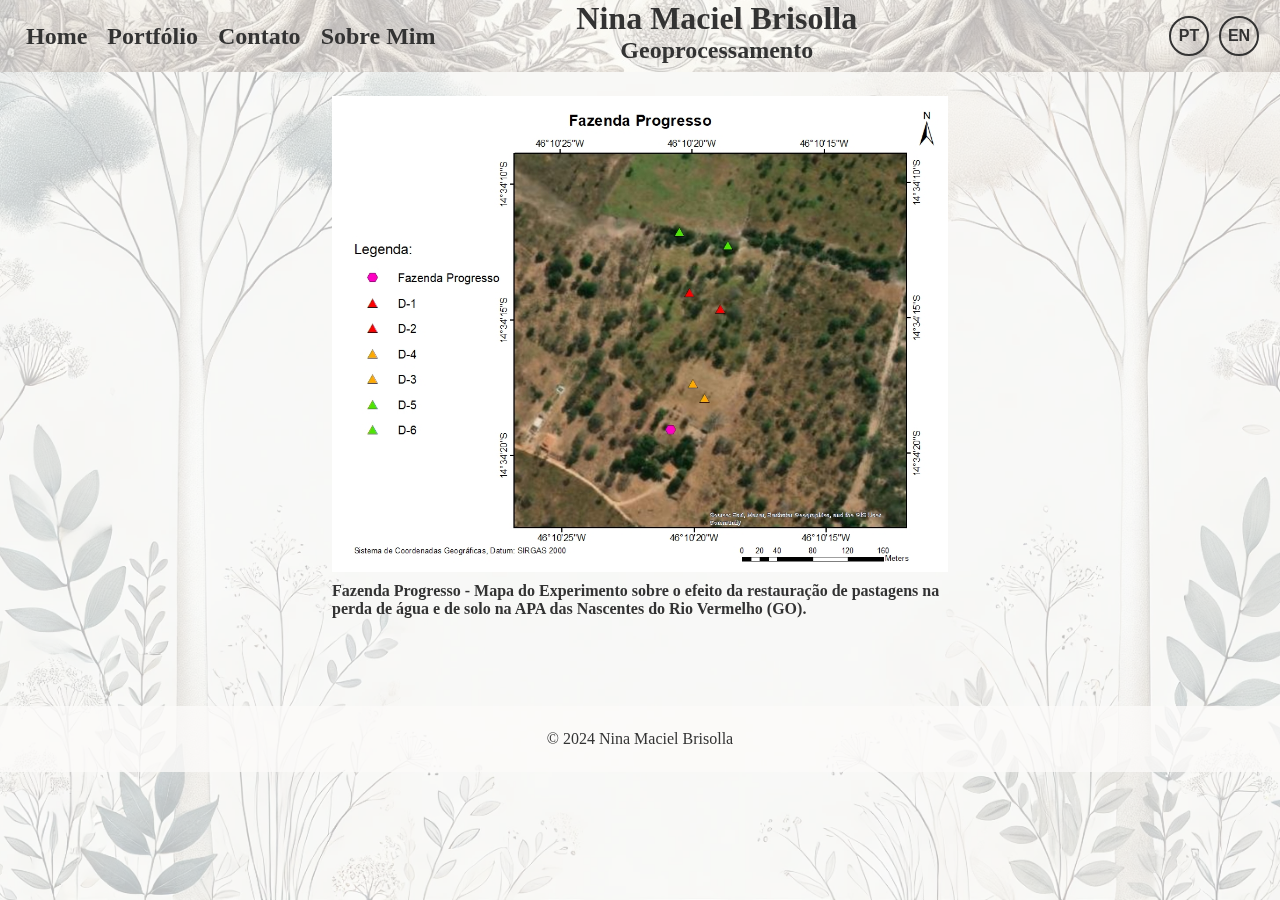
<file: mapa4.html>
<!DOCTYPE html>
<html lang="pt-BR">
<head>
    <meta charset="UTF-8">
    <meta name="viewport" content="width=device-width, initial-scale=1.0">
    <title>Mapa 4 . Fazenda Progresso - Geoprocessamento</title>
    <link rel="stylesheet" href="styles.css">
    <style>
        body, html {
            margin: 0;
            padding: 0;
            overflow-x: hidden; /* Evita rolagem horizontal */
        }
        .map-container {
            text-align: center;
            margin: 0 auto;
        }
        .map-container img {
            width: 50%;
            height: auto;
            display: block;
            margin: 0 auto;
        }
        .map-caption {
            text-align: left;
            font-size: 1rem;
            margin-top: 10px;
            margin-left: 25%;
            width: 50%;
        }
    </style>
</head>
<body>
    <header>
        <nav>
            <ul>
                <li class="nav-item nav-item-pt"><a href="index.html">Home</a></li>
                <li class="nav-item nav-item-pt"><a href="portfolio.html">Portfólio</a></li>
                <li class="nav-item nav-item-pt"><a href="contacts.html">Contato</a></li>
                <li class="nav-item nav-item-pt"><a href="about.html">Sobre Mim</a></li>

                <li class="nav-item nav-item-en" style="display: none;"><a href="index.html">Home</a></li>
                <li class="nav-item nav-item-en" style="display: none;"><a href="portfolio.html">Portfolio</a></li>
                <li class="nav-item nav-item-en" style="display: none;"><a href="contacts.html">Contact</a></li>
                <li class="nav-item nav-item-en" style="display: none;"><a href="about.html">About Me</a></li>
            </ul>
        </nav>        
        <div class="title">
            <h1 class="portfolio-title">Nina Maciel Brisolla</h1>
            <h2 class="subtitle">Geoprocessamento</h2>
        </div>
        <div class="language-switch">
            <button onclick="switchLanguage('pt')">PT</button>
            <button onclick="switchLanguage('en')">EN</button>
        </div>
    </header>
    <main class="document">
        <section id="pt" class="content active">
            <div class="map-container">
                <img src="images/Fazenda Progresso.jpg" alt="Mapa 4: Fazenda Progresso">
                <h2 class="map-caption">Fazenda Progresso - Mapa do Experimento sobre o efeito da restauração de pastagens na perda de água e de solo na APA das Nascentes do Rio Vermelho (GO).</h2>
            </div>
        </section>
        <section id="en" class="content hidden">
            <div class="map-container">
                <img src="images/Fazenda Progresso.jpg" alt="Map 4: Progresso Farm">
                <h2 class="map-caption">Progresso Farm - Map for the Experimental Study on the Effect of Pasture Restoration on Water and Soil Loss in the APA Nascentes do Rio Vermelho (GO).</h2>
            </div>
        </section>
    </main>
    <footer>
        <p>&copy; 2024 Nina Maciel Brisolla</p>
    </footer>
    <script>
        function switchLanguage(language) {
            document.querySelectorAll('.content').forEach(element => {
                element.classList.add('hidden');
                element.classList.remove('active');
            });
            document.getElementById(language).classList.add('active');
            document.getElementById(language).classList.remove('hidden');

            document.querySelectorAll('.nav-item').forEach(element => {
                element.style.display = 'none';
            });
            document.querySelectorAll('.nav-item-' + language).forEach(element => {
                element.style.display = 'inline';
            });

            if (language === 'pt') {
                document.querySelector('.subtitle').textContent = 'Geoprocessamento';
            } else if (language === 'en') {
                document.querySelector('.subtitle').textContent = 'GIS';
            }
        }

        window.onload = function() {
            switchLanguage('pt');
        }
    </script>
</body>
</html>
</file>
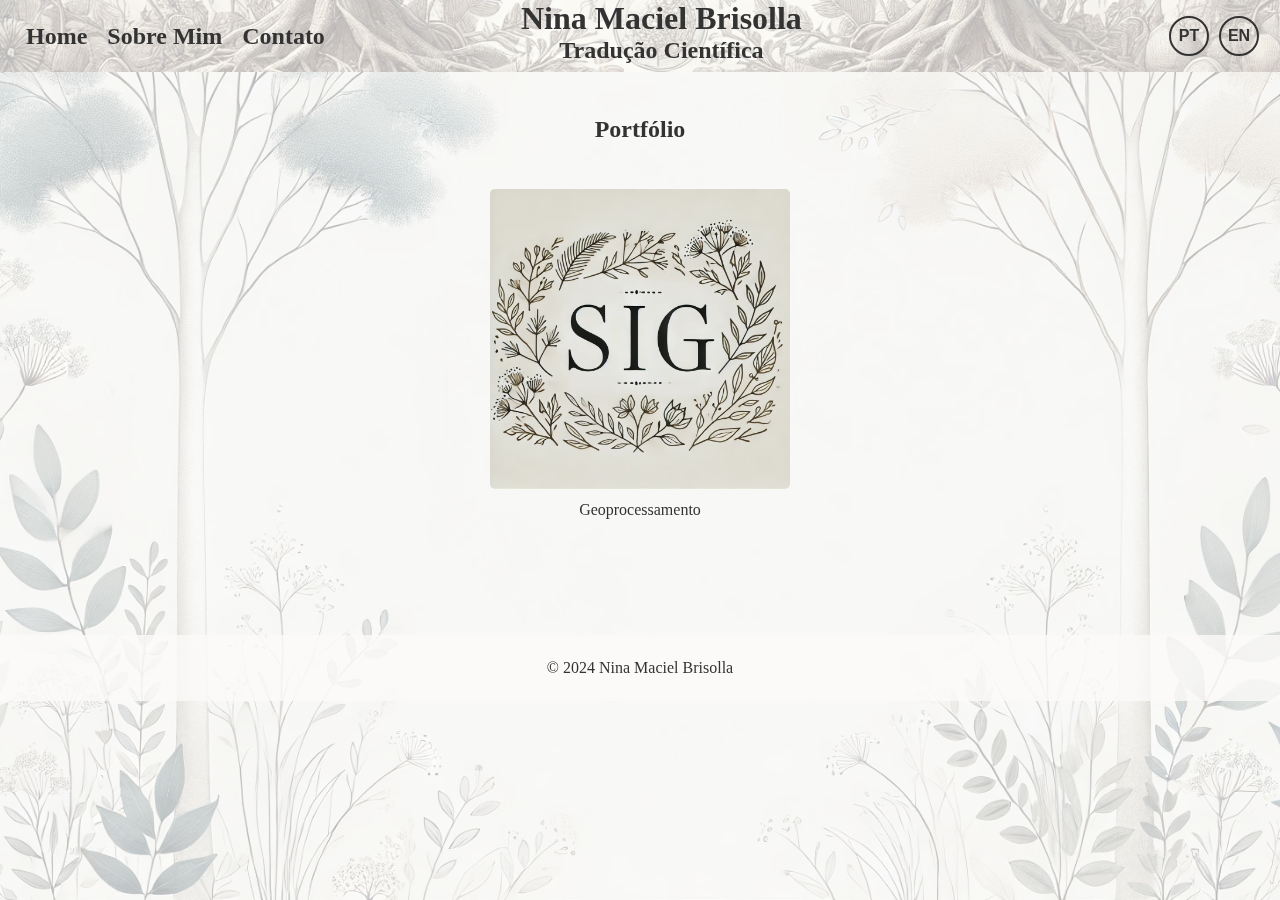
<file: portfolio.html>
<!DOCTYPE html>
<html lang="pt-BR">
<head>
    <meta charset="UTF-8">
    <meta name="viewport" content="width=device-width, initial-scale=1.0">
    <title>Portfólio - Tradução Científica</title>
    <link rel="stylesheet" href="styles.css">

    <script>
        function switchLanguage(language) {
            document.querySelectorAll('.content').forEach(element => {
                element.classList.add('hidden');
                element.classList.remove('active');
            });
            document.querySelectorAll('.nav-item').forEach(element => {
                element.style.display = 'none';
            });
            document.querySelectorAll('.nav-item-' + language).forEach(element => {
                element.style.display = 'inline';
            });
            document.getElementById(language).classList.add('active');
            document.getElementById(language).classList.remove('hidden');
    
            if (language === 'pt') {
                document.querySelector('.subtitle').textContent = 'Tradução Científica';
            } else if (language === 'en') {
                document.querySelector('.subtitle').textContent = 'Scientific Translation';
            }
        }
    
        window.onload = function() {
            switchLanguage('pt');
        }
    </script>
</head>
    
<body>
    <header>
        <nav>
            <ul>
                <li class="nav-item nav-item-pt"><a href="index.html">Home</a></li>
                <li class="nav-item nav-item-pt"><a href="about.html">Sobre Mim</a></li>
                <li class="nav-item nav-item-pt"><a href="contacts.html">Contato</a></li>
        
                <li class="nav-item nav-item-en" style="display: none;"><a href="index.html">Home</a></li>
                <li class="nav-item nav-item-en" style="display: none;"><a href="about.html">About Me</a></li>
                <li class="nav-item nav-item-en" style="display: none;"><a href="contacts.html">Contact</a></li>
            </ul>
        </nav>        
        <div class="title">
            <h1 class="portfolio-title">Nina Maciel Brisolla</h1>
            <h2 class="subtitle">Geoprocessamento</h2>
        </div>
        <div class="language-switch">
            <button onclick="switchLanguage('pt')">PT</button>
            <button onclick="switchLanguage('en')">EN</button>
        </div>
    </header>
    <main class="portfolio">
        <section id="pt" class="content active">
            <h2 class="portfolio-title">Portfólio</h2>
            <div class="gallery">
                <div class="gallery-item">
                    <a href="geoprocessamento.html"><img src="images/SIG.webp" alt="Mapa 1"></a>
                    <p>Geoprocessamento</p>
                </div>
            </div>
        </section>
        <section id="en" class="content hidden">
            <h2 class="portfolio-title">Portfolio</h2>
            <div class="gallery">
                <div class="gallery-item">
                    <a href="geoprocessamento.html"><img src="images/GIS.webp" alt="Mapa 2"></a>
                    <p>GIS</p>
                </div>
            </div>
        </section>
    </main>
    <footer>
        <p>&copy; 2024 Nina Maciel Brisolla</p>
    </footer>
</body>
</html>
</file>
<file: styles.css>
body {
    font-family: 'Times New Roman', Times, serif;
    color: #333;
    margin: 0;
    padding: 0;
    position: relative;
    min-height: 100vh; /* Garante que o corpo ocupe a altura total da janela */
    box-sizing: border-box; /* Inclui padding e borda no cálculo da largura/altura */
    background: url("images/background.webp") no-repeat center center fixed; /* Imagem de fundo */
    background-size: cover;
}

body::before {
    content: "";
    position: fixed;
    top: 0;
    left: 0;
    width: 100%;
    height: 100%;
    background-color: rgba(255, 255, 255, 0.7); /* Transparência sobre a imagem de fundo */
    z-index: 0;
    pointer-events: none; /* Garante que o conteúdo seja interativo */
}

header, main, footer {
    position: relative;
    z-index: 1; /* Garante que o conteúdo fique acima da transparência */
}

header {
    position: relative;
    background-image: url("images/header.jpg");
    background-size: cover;
    background-position: center;
    color: #333;
    padding: 0.01rem 1rem;
    display: flex;
    align-items: center;
    justify-content: space-between;
    flex-wrap: wrap;
    z-index: 1; /* Garante que o header fique acima do fundo */
}

header::before {
    content: "";
    position: absolute;
    top: 0;
    left: 0;
    right: 0;
    bottom: 0;
    background-color: rgba(255, 255, 255, 0.7); /* Cor branca com 70% de transparência */
    z-index: 0;
}

header .title,
header nav,
header .language-switch {
    position: relative;
    z-index: 1; /* Garante que o conteúdo fique acima do pseudo-elemento */
}

header .title {
    flex-grow: 1;
    text-align: center;
    margin-bottom: 0.5rem;
    margin-right: 11rem;
}

header .title h1 {
    margin: 0;
    font-size: 2rem;
}

header .title h2 {
    margin: 0;
    font-size: 1.5rem;
}

header nav {
    order: -1; /* Garantir que o menu fique à esquerda */
}

header nav ul {
    list-style: none;
    padding: 0;
    display: flex;
    margin: 0;
}

header nav ul li {
    margin: 0 10px;
}

header nav ul li a {
    color: #333;
    text-decoration: none;
    font-weight: bold;
    font-size: 1.5rem;
}

header nav ul li a:hover {
    color: #126019;
    transition: color 0.3s ease;
}

header .language-switch {
    display: flex;
    align-items: center;
}

.language-switch button {
    background: none;
    border: 2px solid #333;
    color: #333;
    font-weight: bold;
    font-size: 1rem;
    cursor: pointer;
    margin: 0 5px;
    padding: 0.5rem;
    border-radius: 50%;
    width: 40px;
    height: 40px;
    display: flex;
    align-items: center;
    justify-content: center;
}

.language-switch button:hover {
    color: #126019;
    border-color: #126019;
}

main {
    padding: 1.5rem;
    margin-bottom: 50px; /* Adiciona margem inferior para garantir que o footer não sobreponha o conteúdo */
    position: relative;
    z-index: 1;
}

main h2 {
    color: #333;
    text-align: center;
}

.text-container {
    padding: 2rem;
    border-radius: 8px;
    margin: 0 auto;
    max-width: 80%;
    text-align: justify;
}

.gallery {
    display: flex;
    flex-wrap: wrap;
    justify-content: center;
    gap: 20px;
}

.gallery-item {
    background-color: transparent;
    padding: 1rem;
    border-radius: 8px;
    text-align: center;
    margin: 10px;
    flex: 0 1 30%;
}

.gallery img {
    width: 100%;
    max-width: 300px;
    height: auto;
    border-radius: 5px;
    transition: transform 0.3s ease;
}

.gallery img:hover {
    transform: scale(1.05);
}

.gallery-item p {
    margin-top: 0.5rem;
    font-size: 1rem;
    color: #333;
}

footer {
    clear: both;
    text-align: center;
    padding: 0.5rem 0;
    background-color: rgba(251, 250, 249, 0.8);
    color: #333;
    position: relative;
    bottom: 0;
    width: 100%;
    z-index: 1;
    margin-top: 20px;
}

/* Estilo para formulários */
form label {
    display: block;
    margin-top: 1rem;
}

form input, form textarea {
    width: 100%;
    padding: 0.5rem;
    margin-top: 0.5rem;
}

form button {
    display: block;
    background-color: #2c6d2d;
    color: white;
    padding: 0.75rem;
    border: none;
    margin-top: 1rem;
    cursor: pointer;
}

form button:hover {
    background-color: #1e4e1e;
}

/* Animação de fade-in */
section {
    animation: fadeIn 1s ease-in-out;
}

@keyframes fadeIn {
    from { opacity: 0; }
    to { opacity: 1; }
}

/* Classes para alternância de idioma */
.hidden { display: none; }
.active { display: block; }

/* Estilos responsivos */
@media only screen and (max-width: 800px) {
    header {
        flex-direction: column;
        align-items: center;
        background-image: url("images/header.jpg");
    }

    header .title {
        order: 1;
        left: 6rem;
    }

    header nav {
        order: 2;
        width: 100%;
        text-align: center;
    }

    header nav ul {
        flex-direction: row;
        justify-content: center;
    }

    header .language-switch {
        order: 3;
        position: absolute;
        right: 0.3rem;
        top: 3.6rem;
    }

    main .home .text-container {
        width: 100%;
        text-align: center;
        background-color: rgba(251, 250, 249, 0.8);
    }
}

@media only screen and (min-width: 1200px) {
    .content-container {
        display: flex;
        flex-wrap: nowrap;
        justify-content: space-between;
    }

    .text-container {
        max-width: 60%;
    }

    .image-container {
        max-width: 35%;
    }
}
</file>
